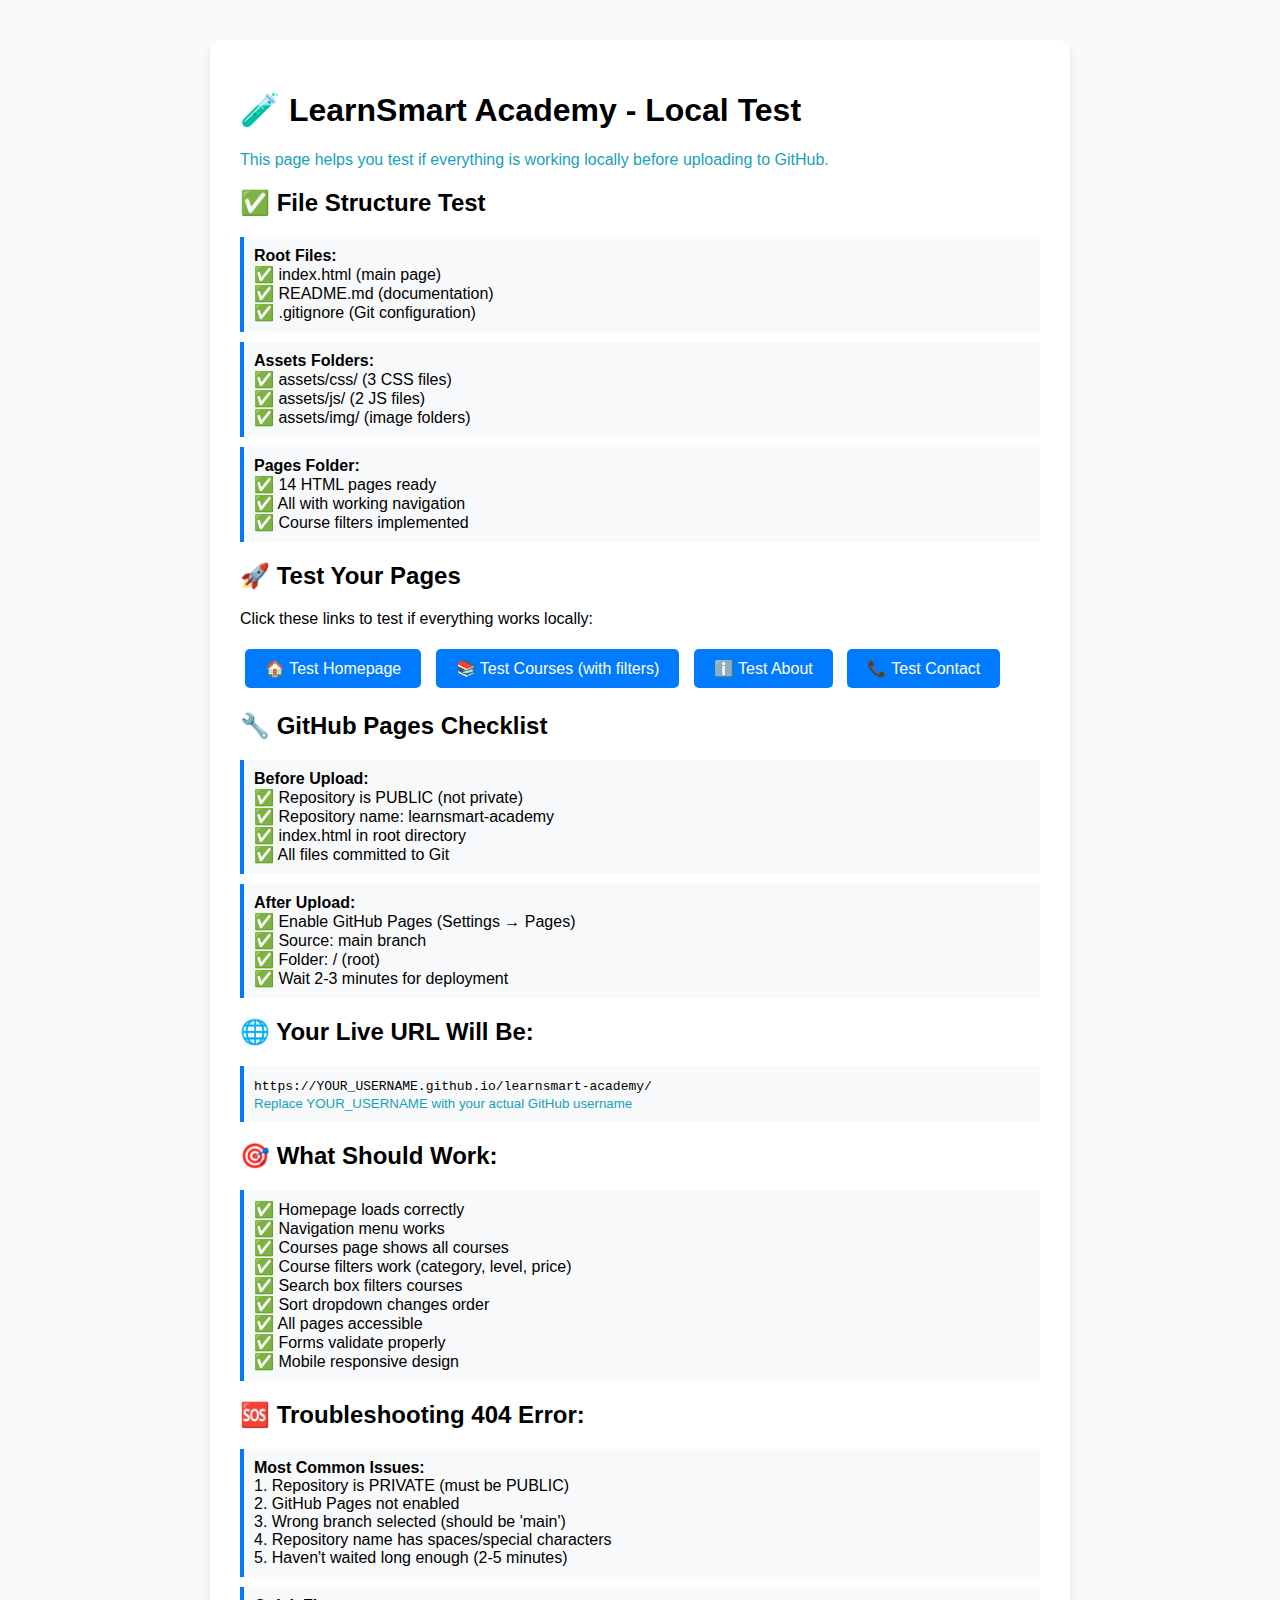
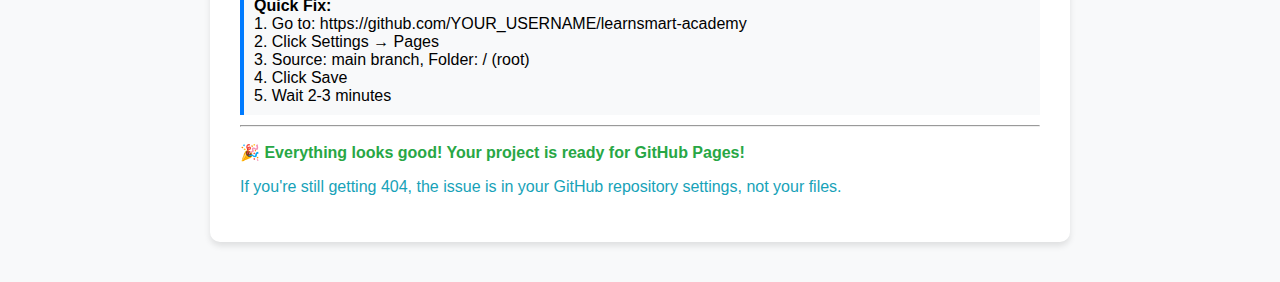
<file: test-local.html>
<!DOCTYPE html>
<html lang="en">
<head>
    <meta charset="UTF-8">
    <meta name="viewport" content="width=device-width, initial-scale=1.0">
    <title>Local Test - LearnSmart Academy</title>
    <style>
        body { font-family: Arial, sans-serif; margin: 40px; background: #f8f9fa; }
        .container { max-width: 800px; margin: 0 auto; background: white; padding: 30px; border-radius: 10px; box-shadow: 0 4px 6px rgba(0,0,0,0.1); }
        .success { color: #28a745; font-weight: bold; }
        .error { color: #dc3545; font-weight: bold; }
        .info { color: #17a2b8; }
        .test-item { margin: 10px 0; padding: 10px; border-left: 4px solid #007bff; background: #f8f9fa; }
        .btn { display: inline-block; padding: 10px 20px; background: #007bff; color: white; text-decoration: none; border-radius: 5px; margin: 5px; }
        .btn:hover { background: #0056b3; }
    </style>
</head>
<body>
    <div class="container">
        <h1>🧪 LearnSmart Academy - Local Test</h1>
        <p class="info">This page helps you test if everything is working locally before uploading to GitHub.</p>
        
        <h2>✅ File Structure Test</h2>
        <div class="test-item">
            <strong>Root Files:</strong>
            <br>✅ index.html (main page)
            <br>✅ README.md (documentation)
            <br>✅ .gitignore (Git configuration)
        </div>
        
        <div class="test-item">
            <strong>Assets Folders:</strong>
            <br>✅ assets/css/ (3 CSS files)
            <br>✅ assets/js/ (2 JS files)
            <br>✅ assets/img/ (image folders)
        </div>
        
        <div class="test-item">
            <strong>Pages Folder:</strong>
            <br>✅ 14 HTML pages ready
            <br>✅ All with working navigation
            <br>✅ Course filters implemented
        </div>
        
        <h2>🚀 Test Your Pages</h2>
        <p>Click these links to test if everything works locally:</p>
        
        <a href="index.html" class="btn">🏠 Test Homepage</a>
        <a href="pages/courses.html" class="btn">📚 Test Courses (with filters)</a>
        <a href="pages/about.html" class="btn">ℹ️ Test About</a>
        <a href="pages/contact.html" class="btn">📞 Test Contact</a>
        
        <h2>🔧 GitHub Pages Checklist</h2>
        <div class="test-item">
            <strong>Before Upload:</strong>
            <br>✅ Repository is PUBLIC (not private)
            <br>✅ Repository name: learnsmart-academy
            <br>✅ index.html in root directory
            <br>✅ All files committed to Git
        </div>
        
        <div class="test-item">
            <strong>After Upload:</strong>
            <br>✅ Enable GitHub Pages (Settings → Pages)
            <br>✅ Source: main branch
            <br>✅ Folder: / (root)
            <br>✅ Wait 2-3 minutes for deployment
        </div>
        
        <h2>🌐 Your Live URL Will Be:</h2>
        <div class="test-item">
            <code>https://YOUR_USERNAME.github.io/learnsmart-academy/</code>
            <br><small class="info">Replace YOUR_USERNAME with your actual GitHub username</small>
        </div>
        
        <h2>🎯 What Should Work:</h2>
        <div class="test-item">
            ✅ Homepage loads correctly
            <br>✅ Navigation menu works
            <br>✅ Courses page shows all courses
            <br>✅ Course filters work (category, level, price)
            <br>✅ Search box filters courses
            <br>✅ Sort dropdown changes order
            <br>✅ All pages accessible
            <br>✅ Forms validate properly
            <br>✅ Mobile responsive design
        </div>
        
        <h2>🆘 Troubleshooting 404 Error:</h2>
        <div class="test-item">
            <strong>Most Common Issues:</strong>
            <br>1. Repository is PRIVATE (must be PUBLIC)
            <br>2. GitHub Pages not enabled
            <br>3. Wrong branch selected (should be 'main')
            <br>4. Repository name has spaces/special characters
            <br>5. Haven't waited long enough (2-5 minutes)
        </div>
        
        <div class="test-item">
            <strong>Quick Fix:</strong>
            <br>1. Go to: https://github.com/YOUR_USERNAME/learnsmart-academy
            <br>2. Click Settings → Pages
            <br>3. Source: main branch, Folder: / (root)
            <br>4. Click Save
            <br>5. Wait 2-3 minutes
        </div>
        
        <hr>
        <p class="success"><strong>🎉 Everything looks good! Your project is ready for GitHub Pages!</strong></p>
        <p class="info">If you're still getting 404, the issue is in your GitHub repository settings, not your files.</p>
    </div>
</body>
</html>
</file>
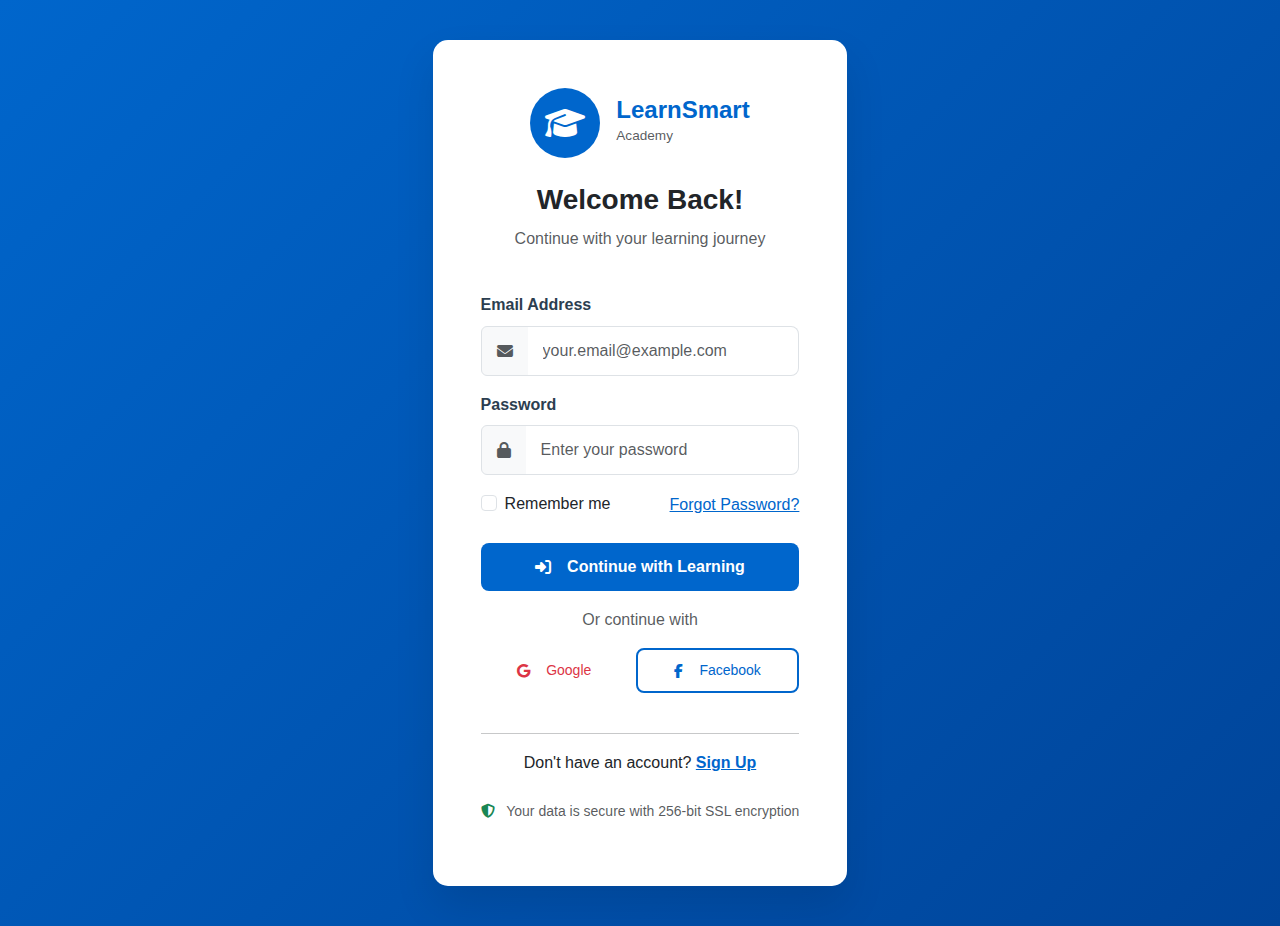
<file: pages/login.html>
<!DOCTYPE html>
<html lang="en">
<head>
    <meta charset="UTF-8">
    <meta name="viewport" content="width=device-width, initial-scale=1.0">
    <meta name="description" content="Login to LearnSmart Academy and access your courses, dashboard and more.">
    <title>Login - LearnSmart Academy</title>
    
    <!-- Favicon -->
    <link rel="icon" type="image/x-icon" href="data:image/svg+xml,<svg xmlns='http://www.w3.org/2000/svg' viewBox='0 0 100 100'><text y='.9em' font-size='90'>🎓</text></svg>">
    
    <link href="https://cdn.jsdelivr.net/npm/bootstrap@5.3.2/dist/css/bootstrap.min.css" rel="stylesheet">
    <link href="https://cdnjs.cloudflare.com/ajax/libs/font-awesome/6.4.0/css/all.min.css" rel="stylesheet">
    <link href="../assets/css/style.css" rel="stylesheet">
    <link href="../assets/css/layout.css" rel="stylesheet">
    <link href="../assets/css/responsive.css" rel="stylesheet">
    
    <style>
        body { 
            background: linear-gradient(135deg, #0066cc 0%, #004499 100%);
            min-height: 100vh;
            display: flex;
            align-items: flex-start;
            justify-content: center;
            margin: 0;
            padding: 40px 20px;
            overflow-x: hidden;
        }
        /* Hide scrollbar for Chrome, Safari and Opera */
        body::-webkit-scrollbar {
            display: none;
        }
        /* Hide scrollbar for IE, Edge and Firefox */
        body {
            -ms-overflow-style: none;
            scrollbar-width: none;
        }
        .login-container {
            width: 100%;
            max-width: 450px;
            margin: auto;
            min-height: calc(100vh - 80px);
            display: flex;
            align-items: center;
            justify-content: center;
        }
        .card {
            overflow: visible;
        }
        .input-group-text {
            padding: 12px 15px;
            background: #f8f9fa;
            border: 1px solid #dee2e6;
        }
        .form-control {
            padding: 12px 15px;
            border: 1px solid #dee2e6;
        }
        .btn-primary {
            background-color: #0066cc;
            border-color: #0066cc;
            padding: 12px;
        }
        .btn-primary:hover {
            background-color: #0052a3;
            border-color: #0052a3;
        }
        .text-primary {
            color: #0066cc !important;
        }
        .bg-primary {
            background-color: #0066cc !important;
        }
        .card {
            border-radius: 15px;
            box-shadow: 0 20px 40px rgba(0,0,0,0.1);
        }
        .social-btn {
            padding: 10px;
            font-size: 14px;
        }
    </style>
</head>
<body>
    <div class="login-container">
        <div class="card border-0">
            <div class="card-body p-5">
                <div class="text-center mb-4">
                    <a href="../index.html" class="d-inline-block mb-4 text-decoration-none">
                        <div class="d-inline-flex align-items-center">
                            <div class="bg-primary text-white rounded-circle d-flex align-items-center justify-content-center me-3" 
                                 style="width: 70px; height: 70px;">
                                <i class="fas fa-graduation-cap fa-2x"></i>
                            </div>
                            <div class="text-start">
                                <h4 class="mb-0 fw-bold text-primary" style="line-height: 1;">LearnSmart</h4>
                                <small class="text-muted" style="font-size: 0.85rem;">Academy</small>
                            </div>
                        </div>
                    </a>
                    <h3 class="fw-bold mb-2">Welcome Back!</h3>
                    <p class="text-muted">Continue with your learning journey</p>
                </div>
                
                <form id="loginForm">
                    <div class="mb-3">
                        <label for="email" class="form-label fw-bold">Email Address</label>
                        <div class="input-group">
                            <span class="input-group-text">
                                <i class="fas fa-envelope text-muted"></i>
                            </span>
                            <input type="email" class="form-control" id="email" 
                                   placeholder="your.email@example.com" required>
                        </div>
                    </div>
                    
                    <div class="mb-3">
                        <label for="password" class="form-label fw-bold">Password</label>
                        <div class="input-group">
                            <span class="input-group-text">
                                <i class="fas fa-lock text-muted"></i>
                            </span>
                            <input type="password" class="form-control" id="password" 
                                   placeholder="Enter your password" required>
                        </div>
                    </div>
                    
                    <div class="d-flex justify-content-between align-items-center mb-4">
                        <div class="form-check">
                            <input class="form-check-input" type="checkbox" id="remember">
                            <label class="form-check-label" for="remember">Remember me</label>
                        </div>
                        <a href="#" class="text-primary">Forgot Password?</a>
                    </div>
                    
                    <button type="submit" class="btn btn-primary w-100 fw-bold mb-3">
                        <i class="fas fa-sign-in-alt me-2"></i>Continue with Learning
                    </button>
                    
                    <div class="text-center">
                        <p class="text-muted mb-3">Or continue with</p>
                        <div class="d-flex gap-2 mb-4">
                            <button type="button" class="btn btn-outline-danger flex-fill social-btn">
                                <i class="fab fa-google me-2"></i>Google
                            </button>
                            <button type="button" class="btn btn-outline-primary flex-fill social-btn">
                                <i class="fab fa-facebook-f me-2"></i>Facebook
                            </button>
                        </div>
                    </div>
                </form>
                
                <hr>
                
                <div class="text-center">
                    <p class="mb-0">Don't have an account? 
                        <a href="register.html" class="text-primary fw-bold">Sign Up</a>
                    </p>
                </div>
                
                <div class="text-center mt-4">
                    <p class="text-muted small">
                        <i class="fas fa-shield-alt text-success me-2"></i>
                        Your data is secure with 256-bit SSL encryption
                    </p>
                </div>
            </div>
        </div>
    </div>
    
    <script src="https://cdn.jsdelivr.net/npm/bootstrap@5.3.2/dist/js/bootstrap.bundle.min.js"></script>
    <script>
        document.getElementById('loginForm').addEventListener('submit', function(e) {
            e.preventDefault();
            alert('Login successful! Redirecting to dashboard...');
            window.location.href = 'dashboard.html';
        });
    </script>
</body>
</html>
</file>
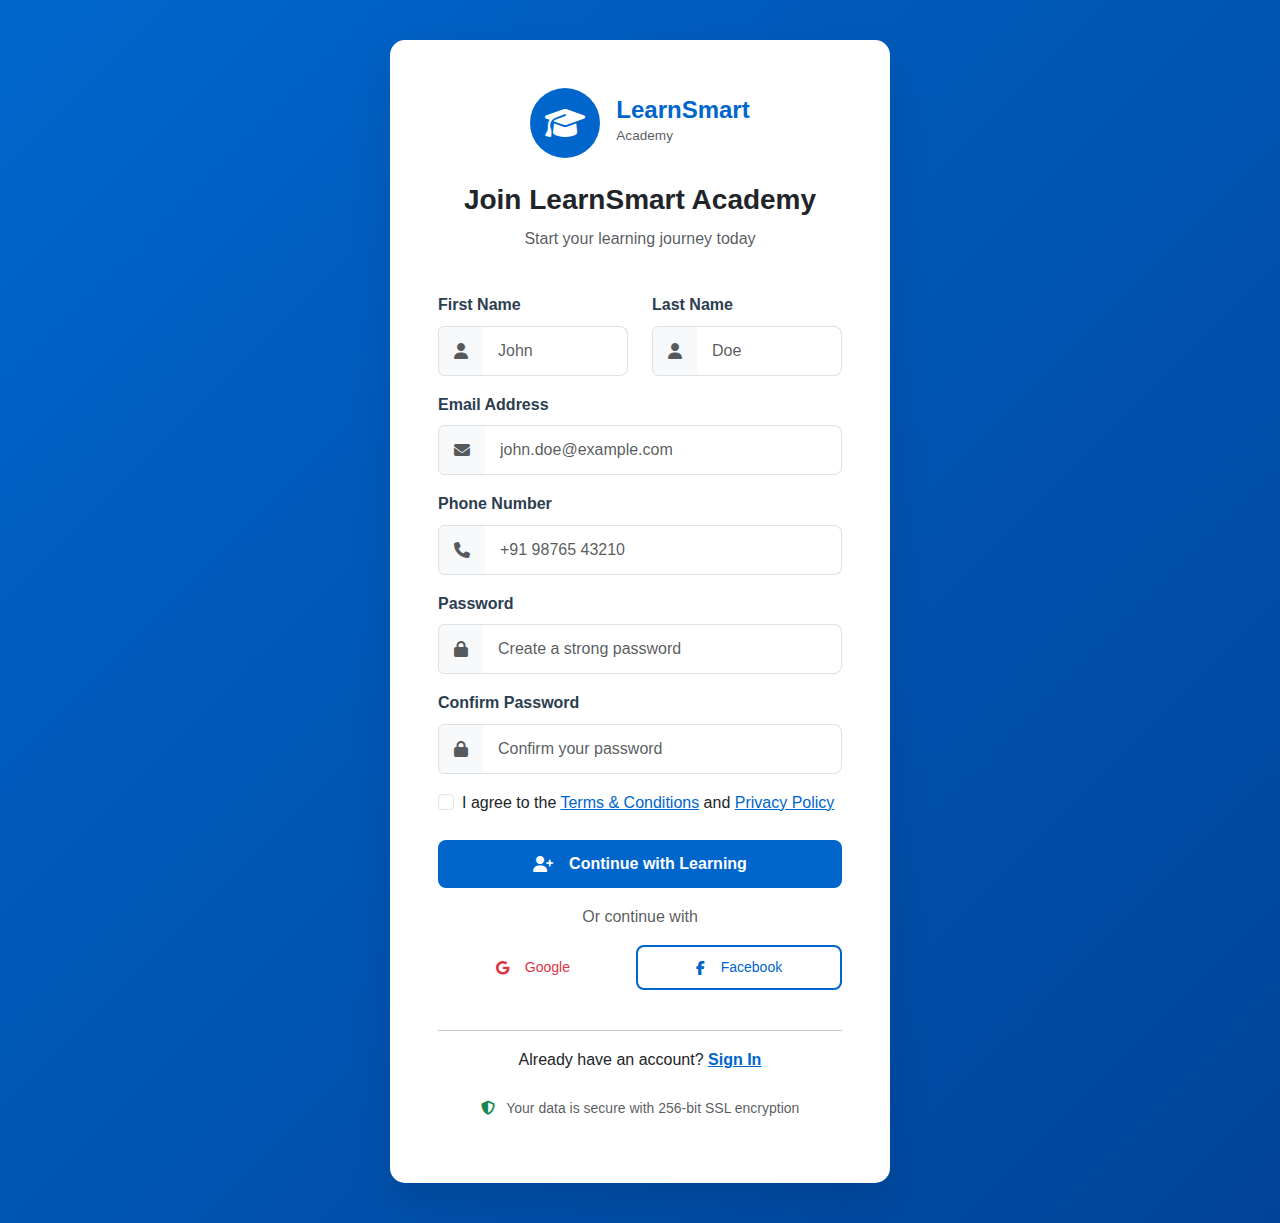
<file: pages/register.html>
<!DOCTYPE html>
<html lang="en">
<head>
    <meta charset="UTF-8">
    <meta name="viewport" content="width=device-width, initial-scale=1.0">
    <meta name="description" content="Create your LearnSmart Academy account and start your learning journey today.">
    <title>Sign Up - LearnSmart Academy</title>
    
    <!-- Favicon -->
    <link rel="icon" type="image/x-icon" href="data:image/svg+xml,<svg xmlns='http://www.w3.org/2000/svg' viewBox='0 0 100 100'><text y='.9em' font-size='90'>🎓</text></svg>">
    
    <link href="https://cdn.jsdelivr.net/npm/bootstrap@5.3.2/dist/css/bootstrap.min.css" rel="stylesheet">
    <link href="https://cdnjs.cloudflare.com/ajax/libs/font-awesome/6.4.0/css/all.min.css" rel="stylesheet">
    <link href="../assets/css/style.css" rel="stylesheet">
    <link href="../assets/css/layout.css" rel="stylesheet">
    <link href="../assets/css/responsive.css" rel="stylesheet">
    
    <style>
        body { 
            background: linear-gradient(135deg, #0066cc 0%, #004499 100%);
            min-height: 100vh;
            display: flex;
            align-items: flex-start;
            justify-content: center;
            margin: 0;
            padding: 40px 20px;
            overflow-x: hidden;
        }
        /* Hide scrollbar for Chrome, Safari and Opera */
        body::-webkit-scrollbar {
            display: none;
        }
        /* Hide scrollbar for IE, Edge and Firefox */
        body {
            -ms-overflow-style: none;
            scrollbar-width: none;
        }
        .register-container {
            width: 100%;
            max-width: 500px;
            margin: auto;
            min-height: calc(100vh - 80px);
            display: flex;
            align-items: center;
            justify-content: center;
        }
        .card {
            overflow: visible;
        }
        .input-group-text {
            padding: 12px 15px;
            background: #f8f9fa;
            border: 1px solid #dee2e6;
        }
        .form-control {
            padding: 12px 15px;
            border: 1px solid #dee2e6;
        }
        .btn-primary {
            background-color: #0066cc;
            border-color: #0066cc;
            padding: 12px;
        }
        .btn-primary:hover {
            background-color: #0052a3;
            border-color: #0052a3;
        }
        .text-primary {
            color: #0066cc !important;
        }
        .bg-primary {
            background-color: #0066cc !important;
        }
        .card {
            border-radius: 15px;
            box-shadow: 0 20px 40px rgba(0,0,0,0.1);
        }
        .social-btn {
            padding: 10px;
            font-size: 14px;
        }
    </style>
</head>
<body>
    <div class="register-container">
        <div class="card border-0">
            <div class="card-body p-5">
                <div class="text-center mb-4">
                    <a href="../index.html" class="d-inline-block mb-4 text-decoration-none">
                        <div class="d-inline-flex align-items-center">
                            <div class="bg-primary text-white rounded-circle d-flex align-items-center justify-content-center me-3" 
                                 style="width: 70px; height: 70px;">
                                <i class="fas fa-graduation-cap fa-2x"></i>
                            </div>
                            <div class="text-start">
                                <h4 class="mb-0 fw-bold text-primary" style="line-height: 1;">LearnSmart</h4>
                                <small class="text-muted" style="font-size: 0.85rem;">Academy</small>
                            </div>
                        </div>
                    </a>
                    <h3 class="fw-bold mb-2">Join LearnSmart Academy</h3>
                    <p class="text-muted">Start your learning journey today</p>
                </div>
                
                <form id="registerForm">
                    <div class="row">
                        <div class="col-md-6 mb-3">
                            <label for="firstName" class="form-label fw-bold">First Name</label>
                            <div class="input-group">
                                <span class="input-group-text">
                                    <i class="fas fa-user text-muted"></i>
                                </span>
                                <input type="text" class="form-control" id="firstName" 
                                       placeholder="John" required>
                            </div>
                        </div>
                        <div class="col-md-6 mb-3">
                            <label for="lastName" class="form-label fw-bold">Last Name</label>
                            <div class="input-group">
                                <span class="input-group-text">
                                    <i class="fas fa-user text-muted"></i>
                                </span>
                                <input type="text" class="form-control" id="lastName" 
                                       placeholder="Doe" required>
                            </div>
                        </div>
                    </div>
                    
                    <div class="mb-3">
                        <label for="email" class="form-label fw-bold">Email Address</label>
                        <div class="input-group">
                            <span class="input-group-text">
                                <i class="fas fa-envelope text-muted"></i>
                            </span>
                            <input type="email" class="form-control" id="email" 
                                   placeholder="john.doe@example.com" required>
                        </div>
                    </div>
                    
                    <div class="mb-3">
                        <label for="phone" class="form-label fw-bold">Phone Number</label>
                        <div class="input-group">
                            <span class="input-group-text">
                                <i class="fas fa-phone text-muted"></i>
                            </span>
                            <input type="tel" class="form-control" id="phone" 
                                   placeholder="+91 98765 43210" required>
                        </div>
                    </div>
                    
                    <div class="mb-3">
                        <label for="password" class="form-label fw-bold">Password</label>
                        <div class="input-group">
                            <span class="input-group-text">
                                <i class="fas fa-lock text-muted"></i>
                            </span>
                            <input type="password" class="form-control" id="password" 
                                   placeholder="Create a strong password" required>
                        </div>
                    </div>
                    
                    <div class="mb-3">
                        <label for="confirmPassword" class="form-label fw-bold">Confirm Password</label>
                        <div class="input-group">
                            <span class="input-group-text">
                                <i class="fas fa-lock text-muted"></i>
                            </span>
                            <input type="password" class="form-control" id="confirmPassword" 
                                   placeholder="Confirm your password" required>
                        </div>
                    </div>
                    
                    <div class="mb-4">
                        <div class="form-check">
                            <input class="form-check-input" type="checkbox" id="terms" required>
                            <label class="form-check-label" for="terms">
                                I agree to the <a href="terms.html" class="text-primary">Terms & Conditions</a> and <a href="privacy-policy.html" class="text-primary">Privacy Policy</a>
                            </label>
                        </div>
                    </div>
                    
                    <button type="submit" class="btn btn-primary w-100 fw-bold mb-3">
                        <i class="fas fa-user-plus me-2"></i>Continue with Learning
                    </button>
                    
                    <div class="text-center">
                        <p class="text-muted mb-3">Or continue with</p>
                        <div class="d-flex gap-2 mb-4">
                            <button type="button" class="btn btn-outline-danger flex-fill social-btn">
                                <i class="fab fa-google me-2"></i>Google
                            </button>
                            <button type="button" class="btn btn-outline-primary flex-fill social-btn">
                                <i class="fab fa-facebook-f me-2"></i>Facebook
                            </button>
                        </div>
                    </div>
                </form>
                
                <hr>
                
                <div class="text-center">
                    <p class="mb-0">Already have an account? 
                        <a href="login.html" class="text-primary fw-bold">Sign In</a>
                    </p>
                </div>
                
                <div class="text-center mt-4">
                    <p class="text-muted small">
                        <i class="fas fa-shield-alt text-success me-2"></i>
                        Your data is secure with 256-bit SSL encryption
                    </p>
                </div>
            </div>
        </div>
    </div>
    
    <script src="https://cdn.jsdelivr.net/npm/bootstrap@5.3.2/dist/js/bootstrap.bundle.min.js"></script>
    <script>
        document.getElementById('registerForm').addEventListener('submit', function(e) {
            e.preventDefault();
            
            const password = document.getElementById('password').value;
            const confirmPassword = document.getElementById('confirmPassword').value;
            
            if (password !== confirmPassword) {
                alert('Passwords do not match!');
                return;
            }
            
            alert('Account created successfully! Redirecting to dashboard...');
            window.location.href = 'dashboard.html';
        });
    </script>
</body>
</html>
</file>
<file: assets/css/style.css>
/* LearnSmart Academy - Core Theme Styles */

:root {
    --primary-color: #0066cc;
    --secondary-color: #2c3e50;
    --accent-color: #ff6b35;
    --success-color: #27ae60;
    --warning-color: #f39c12;
    --danger-color: #e74c3c;
    --light-color: #ecf0f1;
    --dark-color: #2c3e50;
    --primary-dark: #0052a3;
    --primary-light: #3388dd;
}

/* Base Styles */
body {
    font-family: 'Inter', 'Segoe UI', Tahoma, Geneva, Verdana, sans-serif;
    line-height: 1.6;
    color: var(--dark-color);
    background-color: #ffffff;
}

/* Text Alignment - Justified with center last line */
section p,
.card p,
.card-body p:not(.lead),
.text-muted {
    text-align: justify;
    text-align-last: center;
}

@media (max-width: 991.98px) {
    section p,
    .card p,
    .card-body p:not(.lead),
    .text-muted {
        text-align: left;
        text-align-last: left;
    }
}

/* Keep headings and form elements left-aligned */
.form-control, 
.form-select, 
.input-group, 
label, 
.dropdown-item,
nav-link,
small:not(.text-muted) {
    text-align: left !important;
}

h1, h2, h3, h4, h5, h6 {
    text-align: center;
}

/* Center specific elements */
.lead,
h1, h2, h3, h4, h5, h6,
.card-title {
    text-align: center;
}

@media (max-width: 991.98px) {
    .lead {
        text-align: left !important;
        text-align-last: left !important;
    }
}

/* Exceptions for forms and specific content */
.accordion-body,
.privacy-content,
.terms-content {
    text-align: left;
}

/* Typography */
h1, h2, h3, h4, h5, h6 {
    font-family: 'Poppins', sans-serif;
    font-weight: 600;
    line-height: 1.3;
    margin-bottom: 1rem;
}

.display-1, .display-2, .display-3, .display-4 {
    font-family: 'Poppins', sans-serif;
    font-weight: 700;
}

/* Colors */
.text-primary {
    color: var(--primary-color) !important;
}

.bg-primary {
    background-color: var(--primary-color) !important;
}

.text-secondary {
    color: var(--secondary-color) !important;
}

.bg-secondary {
    background-color: var(--secondary-color) !important;
}

.text-accent {
    color: var(--accent-color) !important;
}

.bg-accent {
    background-color: var(--accent-color) !important;
}

/* Buttons */
.btn {
    font-family: 'Inter', sans-serif;
    font-weight: 500;
    border-radius: 8px;
    padding: 0.75rem 1.5rem;
    transition: all 0.3s ease;
    border: none;
    text-decoration: none;
    display: inline-flex;
    align-items: center;
    justify-content: center;
    gap: 0.5rem;
}

.btn-primary {
    background-color: var(--primary-color);
    border-color: var(--primary-color);
    color: white;
}

.btn-primary:hover {
    background-color: var(--primary-dark);
    border-color: var(--primary-dark);
    transform: translateY(-2px);
    box-shadow: 0 4px 8px rgba(0,102,204,0.3);
}

.btn-outline-primary {
    border: 2px solid var(--primary-color);
    color: var(--primary-color);
    background-color: transparent;
}

.btn-outline-primary:hover {
    background-color: var(--primary-color);
    border-color: var(--primary-color);
    color: white;
    transform: translateY(-2px);
}

.btn-warning {
    background-color: var(--warning-color);
    border-color: var(--warning-color);
    color: white;
}

.btn-warning:hover {
    background-color: #e67e22;
    border-color: #e67e22;
    transform: translateY(-2px);
}

/* Social brand buttons - Original brand colors */
.btn-facebook { 
    background-color: #1877F2; 
    border-color: #1877F2; 
    color: #fff; 
}
.btn-facebook:hover { 
    background-color: #145cc0; 
    border-color: #145cc0; 
    transform: translateY(-2px);
    box-shadow: 0 4px 8px rgba(24,119,242,0.3);
}

.btn-twitter {
    background-color: #1DA1F2;
    border-color: #1DA1F2;
    color: #fff;
}
.btn-twitter:hover {
    background-color: #168bd1;
    border-color: #168bd1;
    transform: translateY(-2px);
    box-shadow: 0 4px 8px rgba(29,161,242,0.3);
}

.btn-instagram { 
    background-color: #E4405F; 
    border-color: #E4405F; 
    color: #fff; 
}
.btn-instagram:hover { 
    background-color: #c02f49; 
    border-color: #c02f49; 
    transform: translateY(-2px);
    box-shadow: 0 4px 8px rgba(228,64,95,0.3);
}

.btn-linkedin {
    background-color: #0A66C2;
    border-color: #0A66C2;
    color: #fff;
}
.btn-linkedin:hover {
    background-color: #084d95;
    border-color: #084d95;
    transform: translateY(-2px);
    box-shadow: 0 4px 8px rgba(10,102,194,0.3);
}

.btn-youtube { 
    background-color: #FF0000; 
    border-color: #FF0000; 
    color: #fff; 
}
.btn-youtube:hover { 
    background-color: #cc0000; 
    border-color: #cc0000; 
    transform: translateY(-2px);
    box-shadow: 0 4px 8px rgba(255,0,0,0.3);
}

.btn-success {
    background-color: var(--success-color);
    border-color: var(--success-color);
}

.btn-success:hover {
    background-color: #229954;
    border-color: #229954;
    transform: translateY(-2px);
}

/* Cards */
.card {
    border: none;
    border-radius: 12px;
    box-shadow: 0 4px 6px rgba(0, 0, 0, 0.07);
    transition: all 0.3s ease;
    overflow: hidden;
    display: flex;
    flex-direction: column;
    height: 100%;
}

/* Ensure cards in grid rows have equal height and bottom-aligned actions */
.row.g-4 > [class*="col"] {
    display: flex;
}

.row.g-4 > [class*="col"] > .card {
    display: flex;
    flex-direction: column;
    width: 100%;
}

.card .card-body {
    display: flex;
    flex-direction: column;
}

.card .mt-auto {
    margin-top: auto !important;
}

.card .btn.w-100,
.card .btn.btn-block {
    align-self: stretch;
}

.card:hover {
    transform: translateY(-8px);
    box-shadow: 0 20px 40px rgba(0,0,0,0.15);
}

.category-card:hover {
    transform: translateY(-10px);
    box-shadow: 0 15px 35px rgba(0,0,0,0.15);
}
.category-card .card-body > i {
    align-self: center !important;
    margin: 0 auto 1rem !important;
    display: inline-flex !important;
    align-items: center;
    justify-content: center;
}

.card-img-top {
    width: 100%;
    height: 200px;
    object-fit: cover;
}

.instructor-card .card-img-top,
.leadership-card .card-img-top {
    width: 100%;
    height: 250px;
    object-fit: cover;
}

.card-body {
    display: flex;
    flex-direction: column;
    flex: 1 1 auto;
}

.card-footer {
    display: flex;
    justify-content: center;
    padding: 1rem;
    border-top: 1px solid rgba(0,0,0,0.1);
    margin-top: auto;
}

/* Card Grid Layouts */
.cards-grid {
    display: grid;
    grid-template-columns: repeat(auto-fit, minmax(280px, 1fr));
    gap: 1.5rem;
    align-items: stretch;
}

@media (max-width: 768px) {
    .cards-grid {
        grid-template-columns: 1fr;
    }
}

/* Navigation */
.navbar {
    padding: 1rem 0;
    transition: all 0.3s ease;
}

.navbar-brand {
    text-decoration: none;
    color: var(--primary-color);
}

.navbar-brand:hover {
    text-decoration: none;
    color: var(--primary-color);
}

.navbar-nav {
    gap: 1.25rem;
}

.navbar-nav .nav-link {
    color: var(--dark-color);
    font-weight: 500;
    padding: 0.5rem 1rem;
    border-radius: 0.5rem;
    transition: all 0.3s;
}

.navbar-nav .nav-link:hover {
    background: rgba(0,102,204,0.1);
    color: var(--primary-color);
}

.navbar-nav .nav-link.active {
    color: var(--primary-color);
    font-weight: 600;
}

/* Dropdown */
.nav-item {
    position: relative;
}

.dropdown-menu {
    border: none;
    box-shadow: 0 10px 40px rgba(0,0,0,0.1);
    border-radius: 0.75rem;
    margin-top: 0.5rem;
    padding: 0.5rem 0;
    left: auto;
    right: 0;
}

.dropdown-item {
    padding: 0.75rem 1.25rem;
    transition: all 0.3s;
    color: var(--dark-color);
}

.dropdown-item:hover {
    background: rgba(0,102,204,0.1);
    color: var(--primary-color);
}

/* Align navbar dropdown directly under its toggle (e.g., "Courses") */
.navbar .dropdown-menu {
    left: 0;
    right: auto;
}

/* Forms */
.form-control {
    border: 2px solid #e9ecef;
    border-radius: 8px;
    padding: 0.75rem 1rem;
    transition: all 0.3s ease;
    font-family: 'Inter', sans-serif;
}

.form-control:focus {
    border-color: var(--primary-color);
    box-shadow: 0 0 0 0.2rem rgba(0,102,204,0.25);
}

.form-label {
    font-weight: 600;
    color: var(--dark-color);
    margin-bottom: 0.5rem;
}

.input-group-text {
    background-color: #f8f9fa;
    border: 2px solid #e9ecef;
    border-right: none;
    color: #6c757d;
}

.input-group .form-control {
    border-left: none;
}

.input-group .form-control:focus {
    border-left: none;
}

/* Sections */
.section {
    padding: 3rem 0;
}

@media (max-width: 1024px) {
    .section {
        padding: 2.5rem 0;
    }
}

@media (max-width: 768px) {
    .section {
        padding: 2rem 0;
    }
}

.bg-light {
    background-color: #f8f9fa !important;
}

.bg-gradient {
    background: linear-gradient(135deg, var(--primary-color), var(--primary-dark));
}

.hero-highlight-strip {
    background: linear-gradient(180deg, rgba(0,102,204,0.12), rgba(0,102,204,0.02));
    padding: 2rem 0 1.5rem;
    margin-bottom: -0.5rem;
}

.highlight-item {
    background: #ffffff;
    border-radius: 16px;
    box-shadow: 0 12px 30px rgba(0, 102, 204, 0.12);
    padding: 1.5rem;
    display: flex;
    gap: 1rem;
    align-items: flex-start;
    height: 100%;
    transition: transform 0.3s ease, box-shadow 0.3s ease;
}

.highlight-item:hover {
    transform: translateY(-6px);
    box-shadow: 0 18px 40px rgba(0, 102, 204, 0.16);
}

.about-hero {
    padding-bottom: 2.5rem;
}

@media (max-width: 768px) {
    .about-hero {
        padding-bottom: 2.2rem;
    }
}

.highlight-icon {
    width: 56px;
    height: 56px;
    border-radius: 14px;
    display: flex;
    align-items: center;
    justify-content: center;
    font-size: 1.5rem;
}

.highlight-item p {
    font-size: 0.95rem;
    text-align: left;
    text-align-last: left;
}

@media (max-width: 767.98px) {
    .hero-highlight-strip {
        padding: 1.5rem 0 1rem;
    }

    .highlight-item {
        padding: 1.25rem;
    }
}

.section.section-compact {
    padding-top: 2.25rem;
}

.our-story-card {
    background: #ffffff;
    border-radius: 24px;
    padding: 2.5rem 2.75rem;
    position: relative;
    overflow: hidden;
    border: 1px solid rgba(0, 102, 204, 0.08);
}

.our-story-card::after {
    content: "";
    position: absolute;
    right: -80px;
    top: -80px;
    width: 220px;
    height: 220px;
    border-radius: 50%;
    background: radial-gradient(circle at center, rgba(0,102,204,0.18), rgba(0,102,204,0));
    z-index: 0;
}

.our-story-card .row {
    position: relative;
    z-index: 1;
}

.story-image-wrapper {
    position: relative;
    border-radius: 22px;
    overflow: hidden;
    box-shadow: 0 18px 40px rgba(0, 0, 0, 0.12);
}

.story-image {
    width: 100%;
    height: 100%;
    object-fit: cover;
}

.story-year-badge {
    position: absolute;
    bottom: 16px;
    right: 16px;
    background: rgba(255, 255, 255, 0.9);
    backdrop-filter: blur(6px);
    border-radius: 16px;
    padding: 0.75rem 1.25rem;
    text-align: center;
    box-shadow: 0 10px 25px rgba(0, 102, 204, 0.18);
}

.story-year-badge .letter-spacing-sm {
    letter-spacing: 0.08em;
}

.story-content .divider-circle {
    width: 8px;
    height: 8px;
    border-radius: 50%;
    background: rgba(0, 102, 204, 0.3);
}

.story-content p {
    text-align: left;
    text-align-last: left;
}

.story-stat {
    background: linear-gradient(135deg, rgba(0,102,204,0.08), rgba(0,102,204,0.02));
    border-radius: 16px;
    padding: 1rem 1.25rem;
    text-align: center;
    border: 1px solid rgba(0, 102, 204, 0.08);
}

.story-stat-value {
    font-size: 1.5rem;
    font-weight: 700;
    line-height: 1.2;
}

.story-stat-label {
    display: block;
    font-size: 0.85rem;
    color: #6c757d;
    letter-spacing: 0.04em;
    text-transform: uppercase;
    margin-top: 0.25rem;
}

@media (max-width: 991.98px) {
    .our-story-card {
        padding: 2rem;
    }

    .story-year-badge {
        right: 12px;
        bottom: 12px;
        padding: 0.6rem 1rem;
    }
}

@media (max-width: 767.98px) {
    .our-story-card {
        padding: 1.75rem 1.5rem;
    }

    .story-image-wrapper {
        border-radius: 18px;
    }

    .story-stat {
        padding: 0.85rem 1rem;
    }
}

@media (max-width: 1024px) {
    .section.section-compact {
        padding-top: 2rem;
    }
}

@media (max-width: 768px) {
    .section.section-compact {
        padding-top: 1.75rem;
    }
}

/* Hero Section */
.hero-section {
    background: linear-gradient(135deg, var(--primary-color) 0%, var(--primary-dark) 100%);
    position: relative;
    overflow: hidden;
}

.hero-section::before {
    content: '';
    position: absolute;
    top: 0;
    left: 0;
    right: 0;
    bottom: 0;
    background: url('data:image/svg+xml,<svg xmlns="http://www.w3.org/2000/svg" viewBox="0 0 100 100"><defs><pattern id="grid" width="10" height="10" patternUnits="userSpaceOnUse"><path d="M 10 0 L 0 0 0 10" fill="none" stroke="rgba(255,255,255,0.1)" stroke-width="0.5"/></pattern></defs><rect width="100" height="100" fill="url(%23grid)"/></svg>');
    opacity: 0.3;
}

/* Stats */
.stat-item {
    transition: all 0.3s ease;
}

.stat-item:hover {
    transform: scale(1.05);
}

.counter {
    font-size: 3rem;
    font-weight: 700;
    color: white;
}

/* Badges */
.badge {
    font-weight: 500;
    padding: 0.5rem 1rem;
    border-radius: 20px;
}

/* Footer - Comprehensive Styling */
footer {
    background-color: var(--dark-color) !important;
    padding: 2.25rem 0 1.25rem 0 !important;
}

footer.py-5,
footer.pt-5 {
    padding-top: 2.2rem !important;
}

footer.py-5,
footer.pb-5 {
    padding-bottom: 1.3rem !important;
}

@media (max-width: 767.98px) {
    footer.py-5,
    footer.pt-5 {
        padding-top: 2rem !important;
    }

    footer.py-5,
    footer.pb-5 {
        padding-bottom: 1.2rem !important;
    }
}

footer .container {
    padding-left: 1.5rem;
    padding-right: 1.5rem;
    max-width: 1200px;
    margin: 0 auto;
}

/* Footer Typography */
footer h5,
footer h6 {
    text-align: left !important;
    font-weight: 600 !important;
    font-size: 1.15rem !important;
    color: #ffffff !important;
    margin-bottom: 1rem !important;
    letter-spacing: 0.3px;
    line-height: 1.4;
}

footer p {
    text-align: left !important;
    text-align-last: auto !important;
    color: #d1d5db !important;
    font-size: 0.95rem !important;
    line-height: 1.7 !important;
    margin-bottom: 1rem !important;
    font-weight: 400 !important;
}

/* Footer Links */
footer a {
    color: #d1d5db !important;
    text-decoration: none;
    transition: all 0.3s ease;
    font-size: 0.95rem !important;
    font-weight: 400 !important;
    display: inline-block;
    line-height: 1.6;
}

footer a:hover {
    color: #ffffff !important;
    transform: translateX(5px);
}

footer ul.list-unstyled {
    margin-bottom: 0;
    padding-left: 0;
}

footer ul.list-unstyled li {
    margin-bottom: 0.55rem !important;
    line-height: 1.8;
    list-style: none;
}

footer ul.list-unstyled li:last-child {
    margin-bottom: 0;
}

/* Footer Contact Info with Icons */
footer .footer-contact-info {
    display: flex;
    align-items: flex-start;
    margin-bottom: 0.6rem;
    line-height: 1.7;
}

footer .footer-contact-info:last-of-type {
    margin-bottom: 0.35rem;
}

footer .footer-contact-info i {
    color: var(--primary-color) !important;
    margin-right: 0.875rem;
    margin-top: 0.25rem;
    font-size: 1.05rem;
    width: 22px;
    text-align: left;
    flex-shrink: 0;
    line-height: 1.6;
}

footer .footer-contact-info span,
footer .footer-contact-info a {
    color: #d1d5db !important;
    font-size: 0.95rem !important;
    line-height: 1.7;
    flex: 1;
    text-align: left;
}

footer .footer-contact-info a:hover {
    color: #ffffff !important;
}

/* Address Formatting */
footer .footer-address {
    color: #d1d5db !important;
    font-size: 0.95rem !important;
    line-height: 1.8 !important;
    white-space: normal;
    display: block;
}

footer hr {
    margin: 1.1rem 0 !important;
}

/* Footer Columns - Equal Spacing */
footer .row {
    margin-left: -1rem;
    margin-right: -1rem;
}

footer .row > [class*="col"] {
    padding-left: 1rem;
    padding-right: 1rem;
    margin-bottom: 1.35rem;
    display: flex;
    flex-direction: column;
}

footer .mb-4 {
    margin-bottom: 0.9rem !important;
}

footer .row > .col-lg-4 {
    flex: 0 0 auto;
    width: 100%;
}

footer .row > .col-lg-2 {
    flex: 0 0 auto;
    width: 100%;
}

footer .row > .col-lg-3 {
    flex: 0 0 auto;
    width: 100%;
}

@media (min-width: 992px) {
    footer .row > .col-lg-4 {
        flex: 0 0 33.333333%;
        max-width: 33.333333%;
    }
    
    footer .row > .col-lg-2 {
        flex: 0 0 16.666667%;
        max-width: 16.666667%;
    }
    
    footer .row > .col-lg-3 {
        flex: 0 0 25%;
        max-width: 25%;
    }
}

@media (min-width: 768px) {
    footer .row > [class*="col"] {
        margin-bottom: 0.6rem;
    }
}

/* Social Icons - Enhanced */
.footer-social {
    gap: 0.875rem !important;
    margin-top: 1rem !important;
    flex-wrap: wrap;
    display: flex !important;
    align-items: center;
    justify-content: flex-start;
    width: 100%;
    max-width: 100%;
    overflow: hidden;
}

.footer-social a {
    font-size: 1.25rem;
    display: inline-flex;
    align-items: center;
    justify-content: center;
    width: 40px;
    height: 40px;
    border-radius: 50%;
    transition: all 0.3s ease;
    text-decoration: none;
    margin: 0;
    color: #ffffff !important;
    background-color: rgba(255, 255, 255, 0.1);
}

.footer-social a i {
    color: #ffffff !important;
}

.footer-social a.social-facebook {
    color: #ffffff !important;
}

.footer-social a.social-facebook:hover {
    background-color: rgba(24, 119, 242, 0.2);
    transform: translateY(-3px) scale(1.1);
    color: #ffffff !important;
}

.footer-social a.social-facebook:hover i {
    color: #ffffff !important;
}

.footer-social a.social-twitter {
    color: #ffffff !important;
}

.footer-social a.social-twitter:hover {
    background-color: rgba(29, 161, 242, 0.2);
    transform: translateY(-3px) scale(1.1);
    color: #ffffff !important;
}

.footer-social a.social-twitter:hover i {
    color: #ffffff !important;
}

.footer-social a.social-instagram {
    color: #ffffff !important;
}

.footer-social a.social-instagram:hover {
    background-color: rgba(228, 64, 95, 0.2);
    transform: translateY(-3px) scale(1.1);
    color: #ffffff !important;
}

.footer-social a.social-instagram:hover i {
    color: #ffffff !important;
}

.footer-social a.social-linkedin {
    color: #ffffff !important;
}

.footer-social a.social-linkedin:hover {
    background-color: rgba(10, 102, 194, 0.2);
    transform: translateY(-3px) scale(1.1);
    color: #ffffff !important;
}

.footer-social a.social-linkedin:hover i {
    color: #ffffff !important;
}

.footer-social a.social-youtube {
    color: #ffffff !important;
}

.footer-social a.social-youtube:hover {
    background-color: rgba(255, 0, 0, 0.2);
    transform: translateY(-3px) scale(1.1);
    color: #ffffff !important;
}

.footer-social a.social-youtube:hover i {
    color: #ffffff !important;
}

/* Footer HR Separator */
footer hr {
    border-color: rgba(255, 255, 255, 0.15) !important;
    border-width: 1px;
    margin: 3rem 0 1.75rem 0 !important;
    opacity: 1;
    width: 100%;
}

/* Footer Copyright Section */
footer .row.align-items-center {
    margin-left: -1rem;
    margin-right: -1rem;
    padding-top: 0;
}

footer .row.align-items-center > [class*="col"] {
    padding-left: 1rem;
    padding-right: 1rem;
}

footer .text-center {
    text-align: center !important;
}

footer .text-center p {
    text-align: center !important;
    color: #9ca3af !important;
    font-size: 0.9rem !important;
    margin-bottom: 0 !important;
    line-height: 1.6;
}

footer .text-md-start {
    text-align: left !important;
}

footer .text-md-end {
    text-align: right !important;
}

/* Footer Badges (SSL, ISO, etc.) */
footer .footer-badges {
    display: flex;
    align-items: center;
    justify-content: flex-end;
    gap: 1rem;
    margin-top: 0;
    flex-wrap: wrap;
}

footer .footer-badges img {
    height: 28px !important;
    width: auto;
    object-fit: contain;
    opacity: 0.8;
    transition: all 0.3s ease;
}

footer .footer-badges img:hover {
    opacity: 1;
    transform: translateY(-2px);
}

/* Responsive Footer */
@media (max-width: 991px) {
    footer {
        padding: 3.5rem 0 1.75rem 0 !important;
    }
    
    footer .row > [class*="col"] {
        margin-bottom: 2.5rem;
    }
    
    footer h5,
    footer h6 {
        margin-bottom: 1.25rem !important;
    }
    
    footer .footer-badges {
        justify-content: center;
    }
    
    footer .text-md-start,
    footer .text-md-end {
        text-align: center !important;
    }
}

@media (max-width: 767px) {
    footer {
        padding: 3rem 0 1.5rem 0 !important;
    }
    
    footer .container {
        padding-left: 1.25rem;
        padding-right: 1.25rem;
    }
    
    footer .row {
        margin-left: -0.75rem;
        margin-right: -0.75rem;
    }
    
    footer .row > [class*="col"] {
        padding-left: 0.75rem;
        padding-right: 0.75rem;
        margin-bottom: 2.5rem;
        text-align: center;
    }
    
    footer h5,
    footer h6 {
        text-align: center !important;
        margin-bottom: 1.25rem !important;
    }
    
    footer p {
        text-align: center !important;
        margin-bottom: 1.5rem !important;
    }
    
    footer ul.list-unstyled {
        text-align: center !important;
    }
    
    footer ul.list-unstyled li {
        text-align: center;
    }
    
    footer .footer-contact-info {
        justify-content: center;
        text-align: center;
    }
    
    footer .footer-contact-info i {
        margin-right: 0.75rem;
    }
    
    .footer-social {
        justify-content: center !important;
        margin-top: 1.75rem !important;
    }
    
    footer hr {
        margin: 2.5rem 0 1.5rem 0 !important;
    }
    
    footer .footer-badges {
        justify-content: center;
        margin-top: 0.5rem;
    }
}

/* Remove old social-links styles */
.social-links a {
    transition: all 0.3s ease;
}

.social-links a:hover {
    transform: translateY(-2px);
    background: rgba(255,255,255,0.2);
}

footer .social-links { 
    flex-wrap: wrap; 
}

footer .social-links .btn {
    width: 32px;
    height: 32px;
    padding: 0;
    display: inline-flex;
    align-items: center;
    justify-content: center;
    border-radius: 6px;
    border: none;
    background: transparent;
    color: #bdc3c7;
}

footer .social-links .btn:hover { 
    color: var(--accent-color); 
    background: transparent; 
    transform: translateY(-2px); 
}


/* Back to Top */
#backToTop {
    position: fixed;
    bottom: 20px;
    right: 20px;
    width: 50px;
    height: 50px;
    border-radius: 50%;
    background-color: var(--primary-color);
    border: none;
    color: white;
    font-size: 1.2rem;
    cursor: pointer;
    transition: all 0.3s ease;
    z-index: 1000;
    display: none;
}

#backToTop:hover {
    background-color: var(--primary-dark);
    transform: translateY(-2px);
    box-shadow: 0 4px 8px rgba(0,102,204,0.3);
}

/* Animations */
@keyframes fadeInUp {
    from {
        opacity: 0;
        transform: translateY(30px);
    }
    to {
        opacity: 1;
        transform: translateY(0);
    }
}

.fade-in-up {
    animation: fadeInUp 0.6s ease-out;
}

/* Utility Classes */
.text-shadow {
    text-shadow: 2px 2px 4px rgba(0,0,0,0.3);
}

.box-shadow {
    box-shadow: 0 10px 30px rgba(0,0,0,0.1);
}

.rounded-lg {
    border-radius: 12px;
}

.rounded-xl {
    border-radius: 16px;
}

/* Ensure Why LearnSmart section headings and text are perfectly centered */
.why-section h2,
.why-section h3,
.why-section h4,
.why-section h5,
.why-section p,
.why-section .p-4 {
    text-align: center !important;
}

/* Course Cards */
.course-card {
    transition: all 0.3s ease;
    border: none;
    border-radius: 12px;
    overflow: hidden;
}

.course-card:hover {
    transform: translateY(-8px);
    box-shadow: 0 20px 40px rgba(0,0,0,0.15);
}

.course-card .card-img-top {
    height: 200px;
    object-fit: cover;
    transition: all 0.3s ease;
}

.course-card:hover .card-img-top {
    transform: scale(1.05);
}

/* Instructor Cards */
.instructor-card {
    text-align: center;
    transition: all 0.3s ease;
    border: none;
    border-radius: 12px;
}

.instructor-card:hover {
    transform: translateY(-5px);
    box-shadow: 0 15px 30px rgba(0,0,0,0.1);
}

.instructor-card .card-img-top {
    width: 120px;
    height: 120px;
    border-radius: 50%;
    object-fit: cover;
    margin: 0 auto;
    border: 4px solid var(--primary-color);
}

/* Filter Sidebar */
.filter-sidebar {
    position: sticky;
    top: 120px;
    max-height: calc(100vh - 140px);
    overflow-y: auto;
}

/* Pagination */
.pagination {
    justify-content: center;
    margin-top: 2rem;
}

.pagination .page-link {
    color: var(--primary-color);
    border: 1px solid #dee2e6;
    padding: 0.75rem 1rem;
    margin: 0 0.25rem;
    border-radius: 8px;
    transition: all 0.3s ease;
    min-width: 44px;
    text-align: center;
}

.pagination .page-link:hover {
    background-color: var(--primary-color);
    border-color: var(--primary-color);
    color: white;
    transform: translateY(-2px);
}

.pagination .page-item.active .page-link {
    background-color: var(--primary-color);
    border-color: var(--primary-color);
}

/* Loading States */
.loading {
    opacity: 0.6;
    pointer-events: none;
}

.spinner {
    display: inline-block;
    width: 20px;
    height: 20px;
    border: 3px solid rgba(255,255,255,0.3);
    border-radius: 50%;
    border-top-color: #fff;
    animation: spin 1s ease-in-out infinite;
}

@keyframes spin {
    to { transform: rotate(360deg); }
}

/* Contact Page - Prevent form card from stretching - AGGRESSIVE FIX */
section.section .row.g-5 {
    align-items: flex-start !important;
    display: flex !important;
}

section.section .row.g-5 > .col-lg-7 {
    align-self: flex-start !important;
    height: fit-content !important;
    max-height: fit-content !important;
}

/* Override the default card height: 100% for contact form */
section.section .col-lg-7 > .card {
    height: fit-content !important;
    min-height: fit-content !important;
    max-height: fit-content !important;
    flex-grow: 0 !important;
    flex-shrink: 0 !important;
    margin-bottom: 0 !important;
    align-self: flex-start !important;
    display: flex !important;
    flex-direction: column !important;
}

/* Remove extra padding/margin from contact form */
section.section .col-lg-7 > .card > form {
    margin-bottom: 0 !important;
    padding-bottom: 0 !important;
    flex-grow: 0 !important;
}

section.section .col-lg-7 > .card > form > button {
    margin-bottom: 0 !important;
}

/* Ensure columns align to top and don't stretch */
section.section .row.g-5 > .col-lg-7,
section.section .row.g-5 > .col-lg-5 {
    align-self: flex-start !important;
    flex-basis: auto !important;
    height: auto !important;
}

/* Responsive Design */
@media (max-width: 768px) {
    .section {
        padding: 2rem 0;
    }
    
    .hero-section {
        min-height: 500px;
    }
    
    .display-4 {
        font-size: 2.5rem;
    }
    
    .counter {
        font-size: 2rem;
    }
    
    .btn {
        padding: 0.5rem 1rem;
        font-size: 0.9rem;
    }
    
    .card-body {
        padding: 1.5rem;
    }
    
    .filter-sidebar {
        position: static;
        max-height: none;
    }
}

@media (max-width: 576px) {
    .container {
        padding-left: 1rem;
        padding-right: 1rem;
    }
    
    .hero-section {
        min-height: 400px;
    }
    
    .display-4 {
        font-size: 2rem;
    }
    
    .section {
        padding: 1.5rem 0;
    }
}

/* Social Brand Buttons - Contact Page & Other Pages */
.btn-facebook {
    background-color: #1877F2 !important;
    border-color: #1877F2 !important;
    color: #ffffff !important;
}

.btn-facebook i {
    color: #ffffff !important;
}

.btn-facebook:hover {
    background-color: #145cc0 !important;
    border-color: #145cc0 !important;
    transform: translateY(-2px);
    box-shadow: 0 4px 8px rgba(24, 119, 242, 0.3);
    color: #ffffff !important;
}

.btn-facebook:hover i {
    color: #ffffff !important;
}

.btn-twitter {
    background-color: #1DA1F2 !important;
    border-color: #1DA1F2 !important;
    color: #ffffff !important;
}

.btn-twitter i {
    color: #ffffff !important;
}

.btn-twitter:hover {
    background-color: #0d8bd9 !important;
    border-color: #0d8bd9 !important;
    transform: translateY(-2px);
    box-shadow: 0 4px 8px rgba(29, 161, 242, 0.3);
    color: #ffffff !important;
}

.btn-twitter:hover i {
    color: #ffffff !important;
}

.btn-instagram {
    background: linear-gradient(45deg, #f09433 0%, #e6683c 25%, #dc2743 50%, #cc2366 75%, #bc1888 100%) !important;
    border-color: transparent !important;
    color: #ffffff !important;
}

.btn-instagram i {
    color: #ffffff !important;
}

.btn-instagram:hover {
    background: linear-gradient(45deg, #d8842b 0%, #d0582c 25%, #c5233d 50%, #b91f5a 75%, #a81476 100%) !important;
    transform: translateY(-2px);
    box-shadow: 0 4px 8px rgba(225, 48, 108, 0.3);
    color: #ffffff !important;
}

.btn-instagram:hover i {
    color: #ffffff !important;
}

.btn-linkedin {
    background-color: #0A66C2 !important;
    border-color: #0A66C2 !important;
    color: #ffffff !important;
}

.btn-linkedin i {
    color: #ffffff !important;
}

.btn-linkedin:hover {
    background-color: #084d94 !important;
    border-color: #084d94 !important;
    transform: translateY(-2px);
    box-shadow: 0 4px 8px rgba(10, 102, 194, 0.3);
    color: #ffffff !important;
}

.btn-linkedin:hover i {
    color: #ffffff !important;
}

.btn-youtube {
    background-color: #FF0000 !important;
    border-color: #FF0000 !important;
    color: #ffffff !important;
}

.btn-youtube i {
    color: #ffffff !important;
}

.btn-youtube:hover {
    background-color: #cc0000 !important;
    border-color: #cc0000 !important;
    transform: translateY(-2px);
    box-shadow: 0 4px 8px rgba(255, 0, 0, 0.3);
    color: #ffffff !important;
}

.btn-youtube:hover i {
    color: #ffffff !important;
}
</file>
<file: assets/css/layout.css>
/*
==============================================
LearnSmart Academy - Layout & Grid
==============================================
*/

/* Container */
.container {
    max-width: 1200px;
    margin: 0 auto;
    padding: 0 1rem;
}

/* Grid System */
.row {
    display: flex;
    flex-wrap: wrap;
    margin: 0 -0.75rem;
}

.col-12 { flex: 0 0 100%; padding: 0 0.75rem; }
.col-6 { flex: 0 0 50%; padding: 0 0.75rem; }
.col-4 { flex: 0 0 33.333%; padding: 0 0.75rem; }
.col-3 { flex: 0 0 25%; padding: 0 0.75rem; }

/* Spacing */
.g-4 > * { margin-bottom: 1.5rem; }
.py-5 { padding-top: 3rem; padding-bottom: 3rem; }
.mb-4 { margin-bottom: 1.5rem; }
.mb-5 { margin-bottom: 3rem; }
.mt-5 { margin-top: 3rem; }
</file>
<file: assets/css/responsive.css>
/*
==============================================
LearnSmart Academy - Responsive Design
==============================================
*/

/* Tablet */
@media (max-width: 991px) {
    .col-lg-4, .col-lg-3, .col-lg-6 {
        flex: 0 0 50%;
    }
}

/* Mobile */
@media (max-width: 767px) {
    .col-md-6, .col-lg-4, .col-lg-3 {
        flex: 0 0 100%;
    }
    
    .section {
        padding: 2rem 0;
    }
}
</file>
